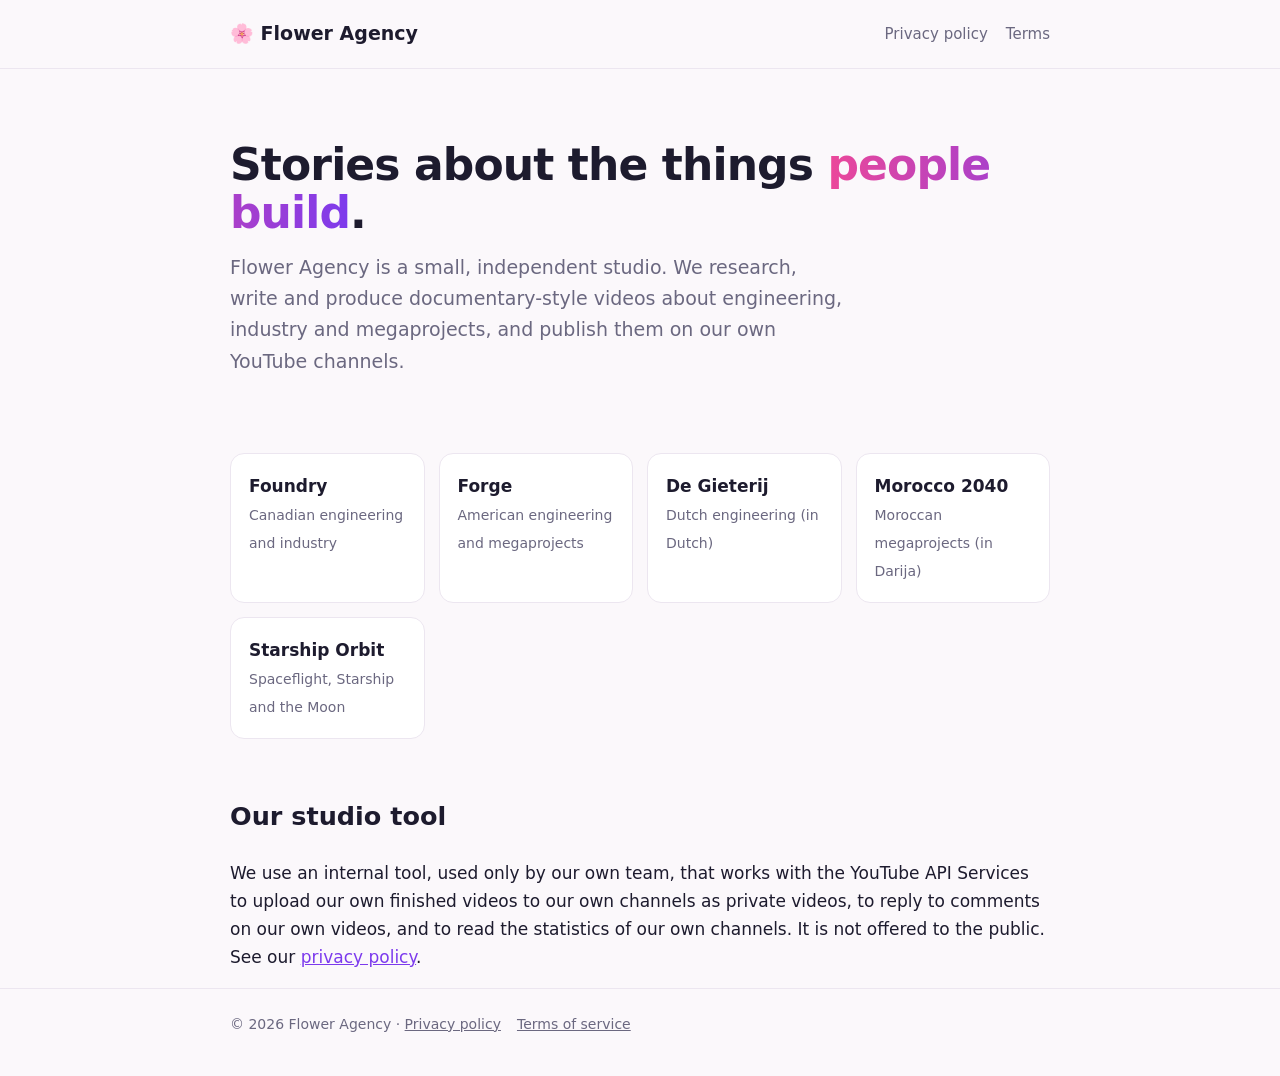
<file: index.html>
<!doctype html>
<html lang="en"><head><meta charset="utf-8"><meta name="robots" content="noindex, nofollow"><meta name="viewport" content="width=device-width,initial-scale=1">
<title>Flower Agency</title>
<meta name="description" content="Flower Agency is an independent studio that makes documentary-style videos about engineering and megaprojects for its own YouTube channels.">
<link rel="stylesheet" href="style.css">
<link rel="icon" href="data:image/svg+xml,<svg xmlns='http://www.w3.org/2000/svg' viewBox='0 0 100 100'><text y='.9em' font-size='90'>🌸</text></svg>">
</head><body>
<header><div class="wrap"><a class="logo" href="./">🌸 Flower Agency</a>
<nav><a href="privacy.html">Privacy policy</a><a href="terms.html">Terms</a></nav></div></header>
<div class="wrap">
<section class="held">
<h1>Stories about the things <span>people build</span>.</h1>
<p>Flower Agency is a small, independent studio. We research, write and produce documentary-style videos about engineering,
industry and megaprojects, and publish them on our own YouTube channels.</p>
</section>
<div class="kanalen">
<div class="k"><b>Foundry</b><small>Canadian engineering and industry</small></div>
<div class="k"><b>Forge</b><small>American engineering and megaprojects</small></div>
<div class="k"><b>De Gieterij</b><small>Dutch engineering (in Dutch)</small></div>
<div class="k"><b>Morocco 2040</b><small>Moroccan megaprojects (in Darija)</small></div>
<div class="k"><b>Starship Orbit</b><small>Spaceflight, Starship and the Moon</small></div>
</div>
<h2>Our studio tool</h2>
<p>We use an internal tool, used only by our own team, that works with the YouTube API Services to upload our own finished videos
to our own channels as private videos, to reply to comments on our own videos, and to read the statistics of our own channels.
It is not offered to the public. See our <a href="privacy.html">privacy policy</a>.</p>
</div>
<footer><div class="wrap">© 2026 Flower Agency · <a href="privacy.html">Privacy policy</a><a href="terms.html">Terms of service</a></div></footer>
</body></html>
</file>
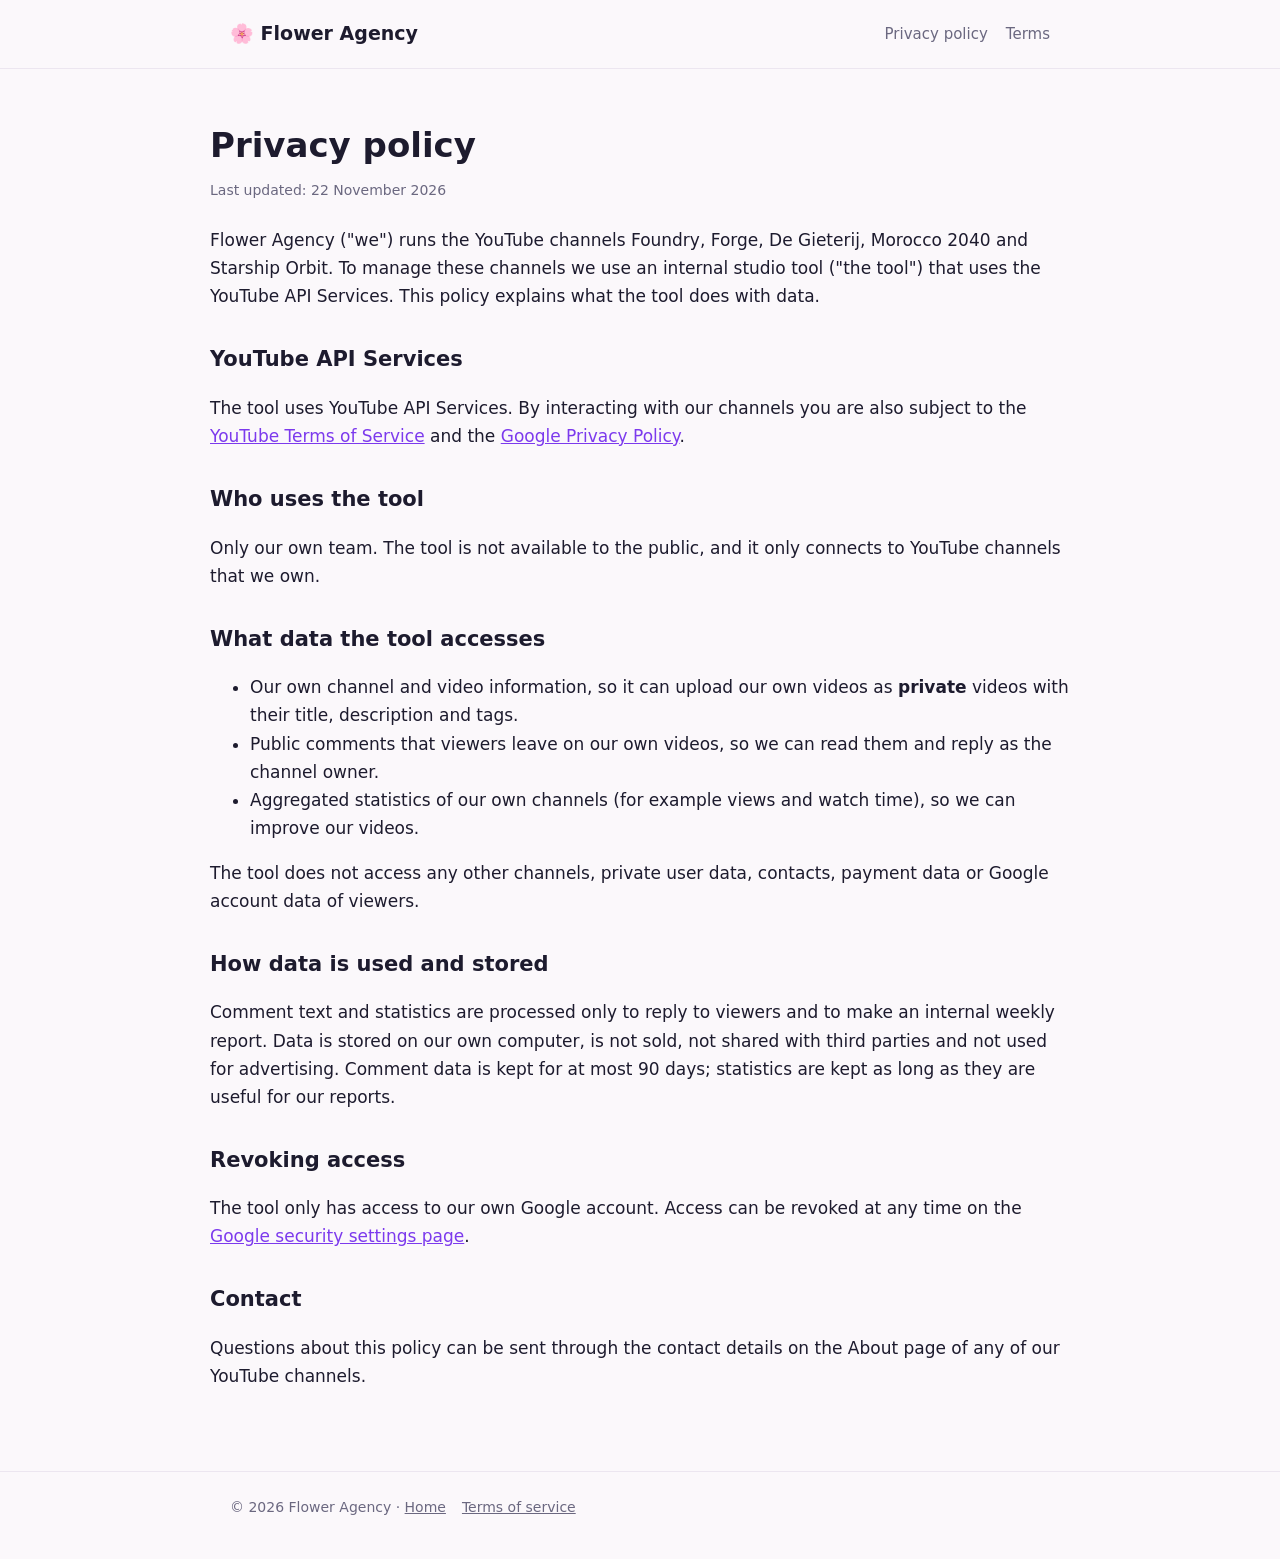
<file: privacy.html>
<!doctype html>
<html lang="en"><head><meta charset="utf-8"><meta name="robots" content="noindex, nofollow"><meta name="viewport" content="width=device-width,initial-scale=1">
<title>Privacy policy · Flower Agency</title><link rel="stylesheet" href="style.css">
<link rel="icon" href="data:image/svg+xml,<svg xmlns='http://www.w3.org/2000/svg' viewBox='0 0 100 100'><text y='.9em' font-size='90'>🌸</text></svg>">
</head><body>
<header><div class="wrap"><a class="logo" href="./">🌸 Flower Agency</a>
<nav><a href="privacy.html">Privacy policy</a><a href="terms.html">Terms</a></nav></div></header>
<main class="wrap tekst">
<h1>Privacy policy</h1><div class="datum">Last updated: 22 November 2026</div>

<p>Flower Agency ("we") runs the YouTube channels Foundry, Forge, De Gieterij, Morocco 2040 and Starship Orbit. To manage these channels we use an
internal studio tool ("the tool") that uses the YouTube API Services. This policy explains what the tool does with data.</p>

<h2>YouTube API Services</h2>
<p>The tool uses YouTube API Services. By interacting with our channels you are also subject to the
<a href="https://www.youtube.com/t/terms">YouTube Terms of Service</a> and the
<a href="https://policies.google.com/privacy">Google Privacy Policy</a>.</p>

<h2>Who uses the tool</h2>
<p>Only our own team. The tool is not available to the public, and it only connects to YouTube channels that we own.</p>

<h2>What data the tool accesses</h2>
<ul>
<li>Our own channel and video information, so it can upload our own videos as <b>private</b> videos with their title, description and tags.</li>
<li>Public comments that viewers leave on our own videos, so we can read them and reply as the channel owner.</li>
<li>Aggregated statistics of our own channels (for example views and watch time), so we can improve our videos.</li>
</ul>
<p>The tool does not access any other channels, private user data, contacts, payment data or Google account data of viewers.</p>

<h2>How data is used and stored</h2>
<p>Comment text and statistics are processed only to reply to viewers and to make an internal weekly report. Data is stored on our own
computer, is not sold, not shared with third parties and not used for advertising. Comment data is kept for at most 90 days; statistics
are kept as long as they are useful for our reports.</p>

<h2>Revoking access</h2>
<p>The tool only has access to our own Google account. Access can be revoked at any time on the
<a href="https://myaccount.google.com/permissions">Google security settings page</a>.</p>

<h2>Contact</h2>
<p>Questions about this policy can be sent through the contact details on the About page of any of our YouTube channels.</p>
</main>
<footer><div class="wrap">© 2026 Flower Agency · <a href="./">Home</a><a href="terms.html">Terms of service</a></div></footer>
</body></html>
</file>
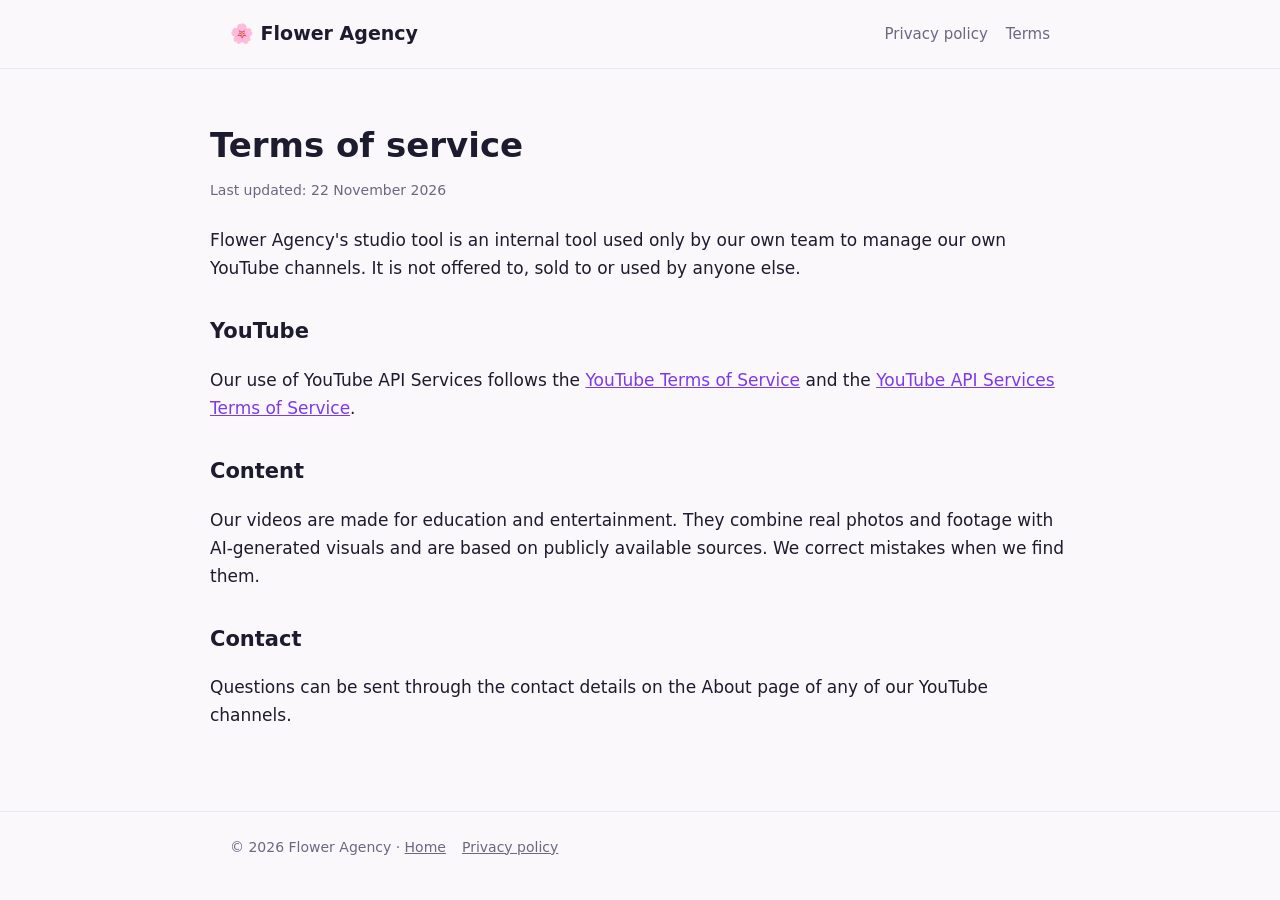
<file: terms.html>
<!doctype html>
<html lang="en"><head><meta charset="utf-8"><meta name="robots" content="noindex, nofollow"><meta name="viewport" content="width=device-width,initial-scale=1">
<title>Terms of service · Flower Agency</title><link rel="stylesheet" href="style.css">
<link rel="icon" href="data:image/svg+xml,<svg xmlns='http://www.w3.org/2000/svg' viewBox='0 0 100 100'><text y='.9em' font-size='90'>🌸</text></svg>">
</head><body>
<header><div class="wrap"><a class="logo" href="./">🌸 Flower Agency</a>
<nav><a href="privacy.html">Privacy policy</a><a href="terms.html">Terms</a></nav></div></header>
<main class="wrap tekst">
<h1>Terms of service</h1><div class="datum">Last updated: 22 November 2026</div>
<p>Flower Agency's studio tool is an internal tool used only by our own team to manage our own YouTube channels. It is not offered to,
sold to or used by anyone else.</p>
<h2>YouTube</h2>
<p>Our use of YouTube API Services follows the <a href="https://www.youtube.com/t/terms">YouTube Terms of Service</a> and the
<a href="https://developers.google.com/youtube/terms/api-services-terms-of-service">YouTube API Services Terms of Service</a>.</p>
<h2>Content</h2>
<p>Our videos are made for education and entertainment. They combine real photos and footage with AI-generated visuals and are based on
publicly available sources. We correct mistakes when we find them.</p>
<h2>Contact</h2>
<p>Questions can be sent through the contact details on the About page of any of our YouTube channels.</p>
</main>
<footer><div class="wrap">© 2026 Flower Agency · <a href="./">Home</a><a href="privacy.html">Privacy policy</a></div></footer>
</body></html>
</file>
<file: style.css>
:root{--bg:#fbf8fb;--kaart:#fff;--tekst:#1d1b2e;--zacht:#6b6880;--roze:#ec4899;--paars:#7c3aed;--lijn:#ece6f0}
@media (prefers-color-scheme:dark){:root:not([data-theme="light"]){--bg:#14131f;--kaart:#1d1c2b;--tekst:#f2f0f7;--zacht:#a9a6bd;--lijn:#2c2a3d}}
*{box-sizing:border-box}
body{margin:0;background:var(--bg);color:var(--tekst);font:17px/1.65 "Segoe UI",system-ui,-apple-system,sans-serif}
.wrap{max-width:860px;margin:0 auto;padding:0 20px}
header{border-bottom:1px solid var(--lijn)}
header .wrap{display:flex;align-items:center;gap:12px;height:68px}
.logo{display:flex;align-items:center;gap:10px;font-weight:700;font-size:19px;color:var(--tekst);text-decoration:none}
nav{margin-left:auto;display:flex;gap:18px;font-size:15px}
nav a{color:var(--zacht);text-decoration:none}nav a:hover{color:var(--roze)}
.held{padding:72px 0 40px}
.held h1{font-size:44px;line-height:1.1;margin:0 0 14px;letter-spacing:-.02em}
.held h1 span{background:linear-gradient(90deg,var(--roze),var(--paars));-webkit-background-clip:text;background-clip:text;color:transparent}
.held p{color:var(--zacht);font-size:19px;max-width:620px;margin:0}
.kanalen{display:grid;grid-template-columns:repeat(auto-fit,minmax(180px,1fr));gap:14px;margin:36px 0 56px}
.k{background:var(--kaart);border:1px solid var(--lijn);border-radius:14px;padding:18px}
.k b{display:block;font-size:17px}.k small{color:var(--zacht);font-size:14px}
main.tekst{padding:48px 0 64px}
main.tekst h1{font-size:34px;margin:0 0 6px}main.tekst h2{font-size:21px;margin:32px 0 6px}
main.tekst .datum{color:var(--zacht);font-size:14px;margin-bottom:24px}
a{color:var(--paars)}
footer{border-top:1px solid var(--lijn);color:var(--zacht);font-size:14px;padding:24px 0 40px}
footer a{color:var(--zacht);margin-right:16px}
@media (max-width:600px){.held h1{font-size:34px}nav{gap:12px;font-size:14px}}
</file>
